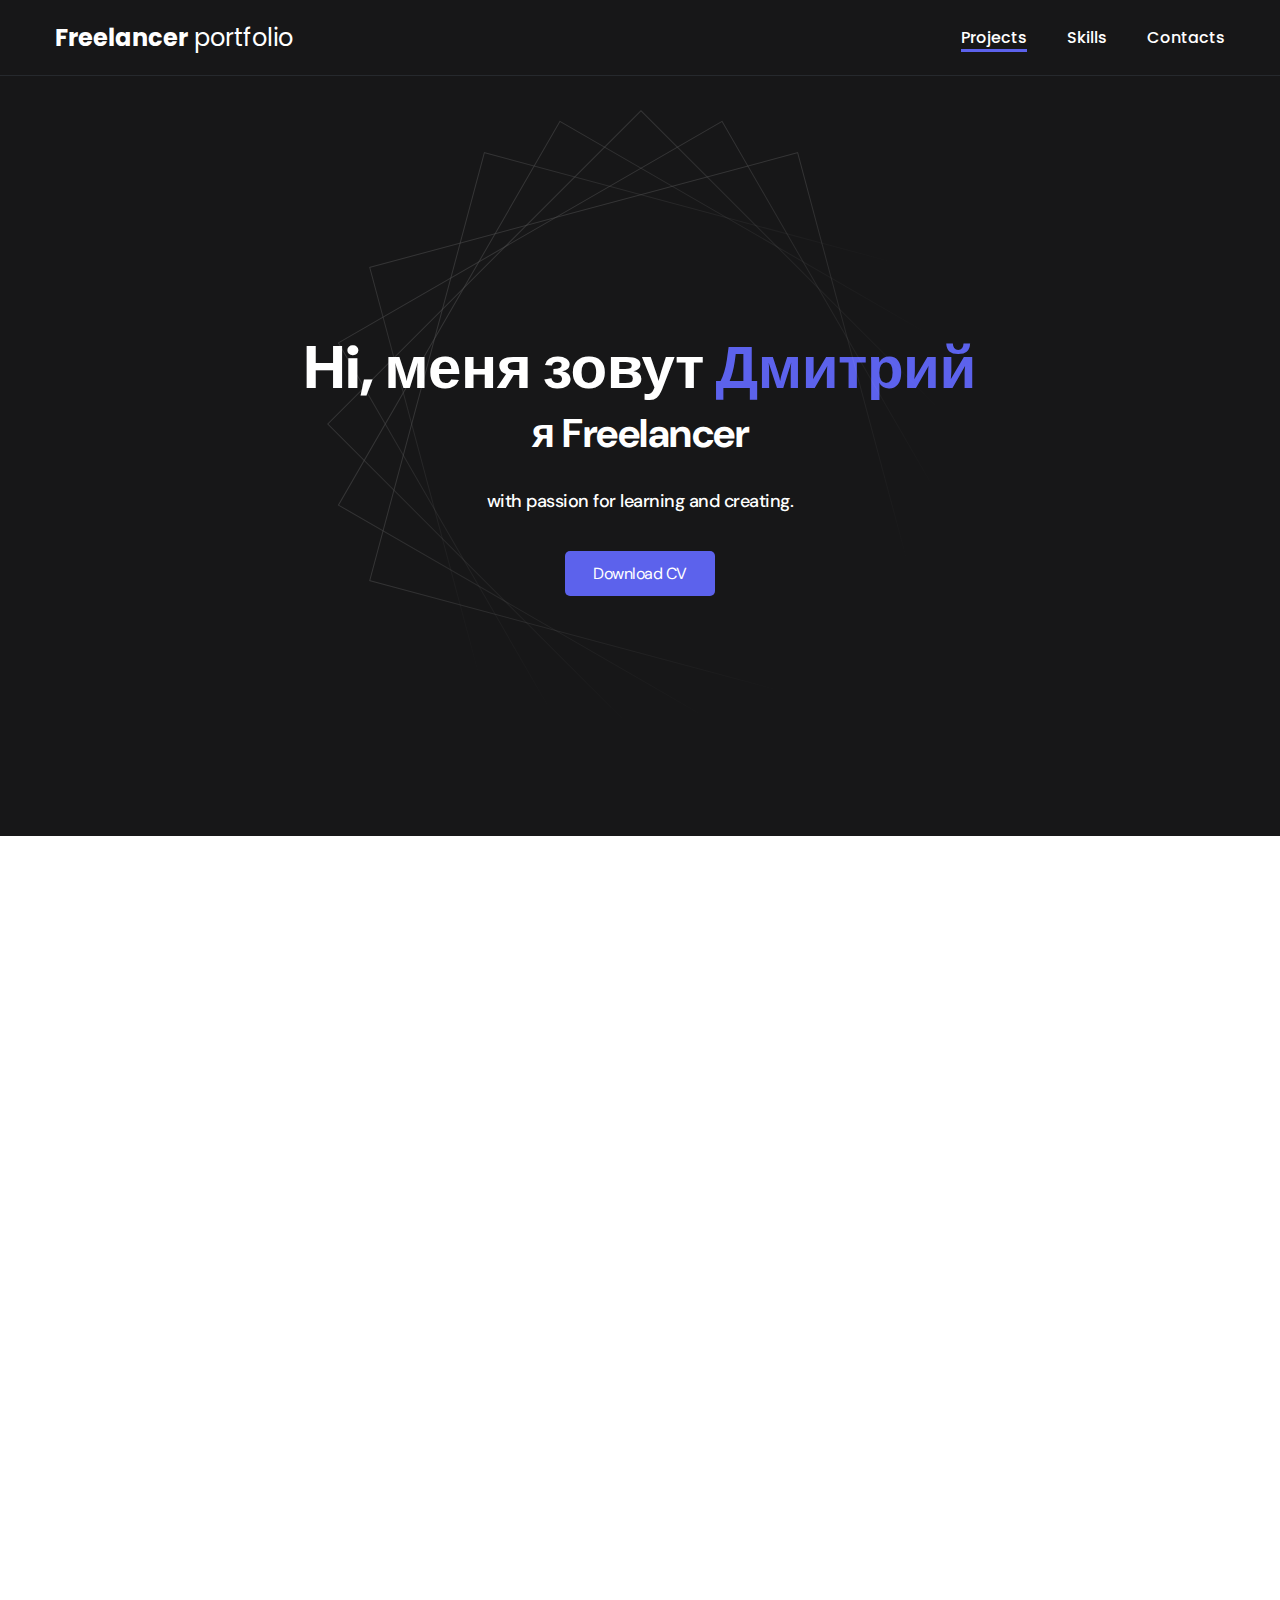
<file: index.html>
<!DOCTYPE html>
<html lang="en">
  <head>
    <meta charset="UTF-8" />
    <meta http-equiv="X-UA-Compatible" content="IE=edge" />
    <meta name="viewport" content="width=device-width, initial-scale=1.0" />
    <title>Portfolio</title>
    <!--Style-->
    <link rel="stylesheet" href="./css/main.css" />
    <!--Style //-->
  </head>
  <body>
    <nav class="header__nav">
      <div class="container">
        <div class="nav__row">
          <a href="./index.html" class="nav__logo"><strong>Freelancer</strong> portfolio</a>
          <div class="nav__list">
            <ul class="nav__link">
              <li class="nav__link active"><a href="#project">Projects</a></li>
              <li><a href="./skills.html">Skills</a></li>
              <li><a href="./contacts.html">Contacts</a></li>
            </ul>
          </div>
        </div>
      </div>
    </nav>
    <header class="header">
        <div class="header__contant">
          <h1 class="header__title"><strong>Hi, меня зовут <em>Дмитрий</em></strong><br>я Freelancer</h1>
          <div class="header__subtitle">
            <p> with passion for learning and creating.</p></div>
          <a class="btn" href="#">Download CV</a>
        </div>
        
    </header>
    <main>
      <section class="project" id="project">
        <div class="container">
            <h2 class="projects__title">Projects</h2>
            <ul class="projects">
              <li class="project-link">
                <a href="https://dmitryaceven.github.io/CutSpace-landing-page/">
                  <img src="./img/projects/01.jpg" alt="first-project" class="project__img">
                  <h3 class="project__title">Сonstruction</h3>
                </a>
              </li>
              <li class="project-link">
                <a href="https://dmitryaceven.github.io/GoTrip/">
                  <img src="./img/projects/02.jpg" alt="first-project" class="project__img">
                  <h3 class="project__title">Travel</h3>
                </a>
              </li>
              <li class="project-link">
                <a href="https://dmitryaceven.github.io/Invoriem-project/">
                  <img src="./img/projects/03.jpg" alt="first-project" class="project__img">
                  <h3 class="project__title">Real estate</h3>
                </a>
              </li>
              <li class="project-link">
                <a href="https://dmitryaceven.github.io/Freelancer-portfolio/">
                  <img src="./img/projects/04.jpg" alt="first-project" class="project__img">
                  <h3 class="project__title">Freelancer-portfolio</h3>
                </a>
              </li>
              <li class="project-link">
                <a href="https://dmitryaceven.github.io/Alivio/">
                  <img src="./img/projects/05.jpg" alt="first-project" class="project__img">
                  <h3 class="project__title">Relax with Alivio</h3>
                </a>
              </li>
              <li class="project-link">
                <a href="https://dmitryaceven.github.io/Explore/">
                  <img src="./img/projects/06.jpg" alt="first-project" class="project__img">
                  <h3 class="project__title">Online store</h3>
                </a>
              </li>
            </ul>
        </div>
      </section>
    </main>
    <footer class="footer">
      <div class="container">
          <ul class="icons__row">
            <li><a href="https://vk.com/id14362287"><img src="./img/footer/vk.svg" alt="vk"></a></li>
            <li><a href="https://t.me/freelancer_dmitry_life"><img src="./img/footer/telegram.svg" alt="telegram"></a></li>
            <li><a href="https://github.com/DmitryAceVen"><img src="./img/footer/gitHub.svg" alt="gitHub"></a></li>
            <li><a href="https://rotenkodmitry@gmail.com"><img src="./img/footer/mail_icon.svg" alt="email"></a></li>
          </ul>
      </div>
    </footer>
  </body>
</html>
</file>
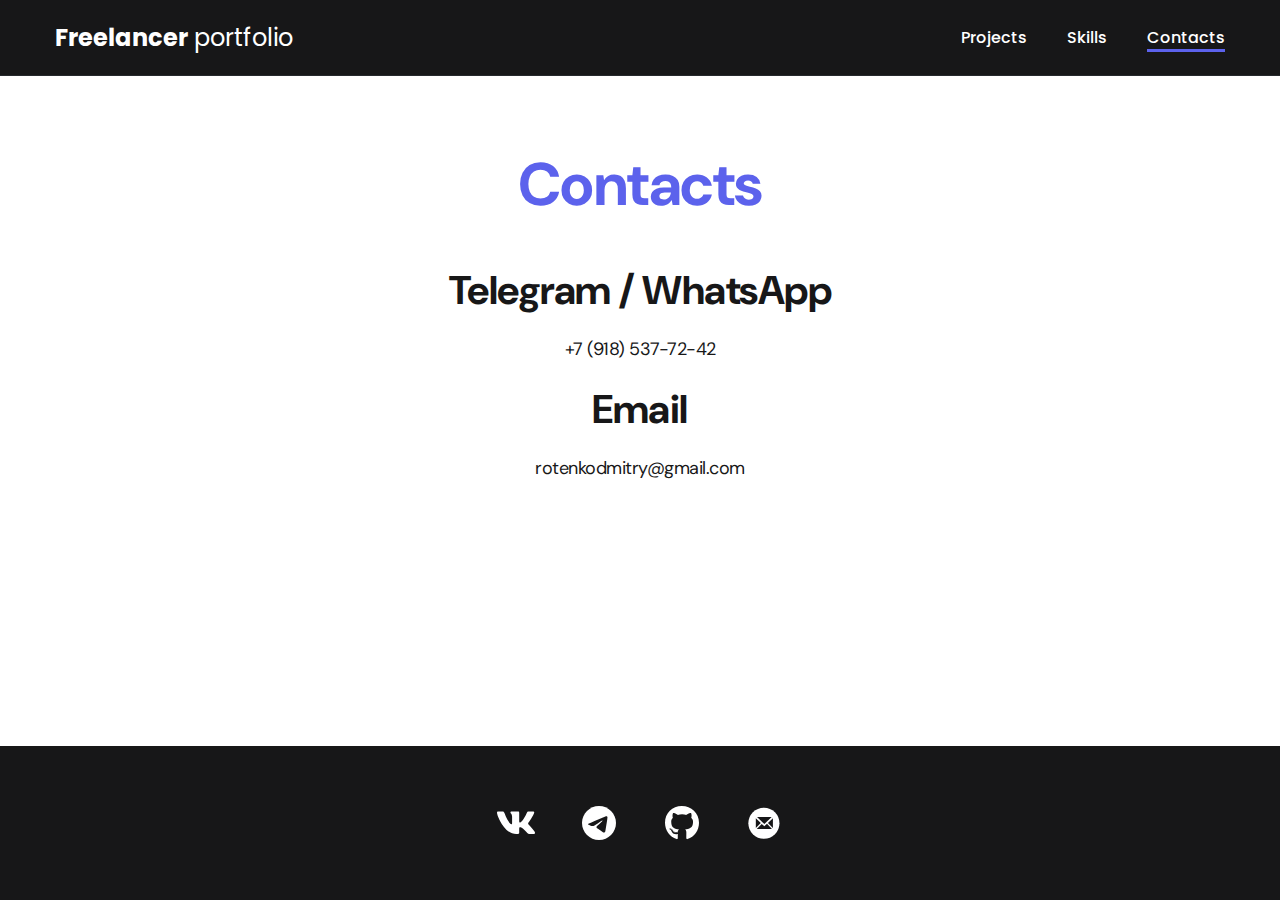
<file: contacts.html>
<!DOCTYPE html>
<html lang="en">
  <head>
    <meta charset="UTF-8" />
    <meta http-equiv="X-UA-Compatible" content="IE=edge" />
    <meta name="viewport" content="width=device-width, initial-scale=1.0" />
    <title>Portfolio</title>
    <!--Style-->
    <link rel="stylesheet" href="./css/main.css" />
    <!--Style //-->
  </head>
  <body>
    <nav class="header__nav">
      <div class="container">
        <div class="nav__row">
          <a href="./index.html" class="nav__logo"><strong>Freelancer</strong> portfolio</a>
          <div class="nav__list">
            <ul class="nav__link">
              <li class="nav__link"><a href="./index.html">Projects</a></li>
              <li><a href="./skills.html">Skills</a></li>
              <li class="active"><a href="./contacts.html">Contacts</a></li>
            </ul>
          </div>
        </div>
      </div>
    </nav>
    <main>
      <section class="section-skills">
        <div class="container">
          <div class="section-skills-contant">
            <h1 class="title">Contacts</h1>
            <h2 class="sub-title">Telegram / WhatsApp</h2>
            <a class="text" href="tel:+79185377242">+7 (918) 537-72-42</a>
            <h2 class="sub-title-email">Email</h2>
            <a class="text-email" href="mailto:rotenkodmitry@gmail.com">rotenkodmitry@gmail.com</a>
          </div>
         
        </div>
      </section>
    </main>
    <footer class="footer">
      <div class="container">
          <ul class="icons__row">
            <li><a href="https://vk.com/id14362287"><img src="./img/footer/vk.svg" alt="vk"></a></li>
            <li><a href="https://t.me/freelancer_dmitry_life"><img src="./img/footer/telegram.svg" alt="telegram"></a></li>
            <li><a href="https://github.com/DmitryAceVen"><img src="./img/footer/gitHub.svg" alt="gitHub"></a></li>
            <li><a href="https://rotenkodmitry@gmail.com"><img src="./img/footer/mail_icon.svg" alt="email"></a></li>
          </ul>
      </div>
    </footer>
  </body>
</html>
</file>
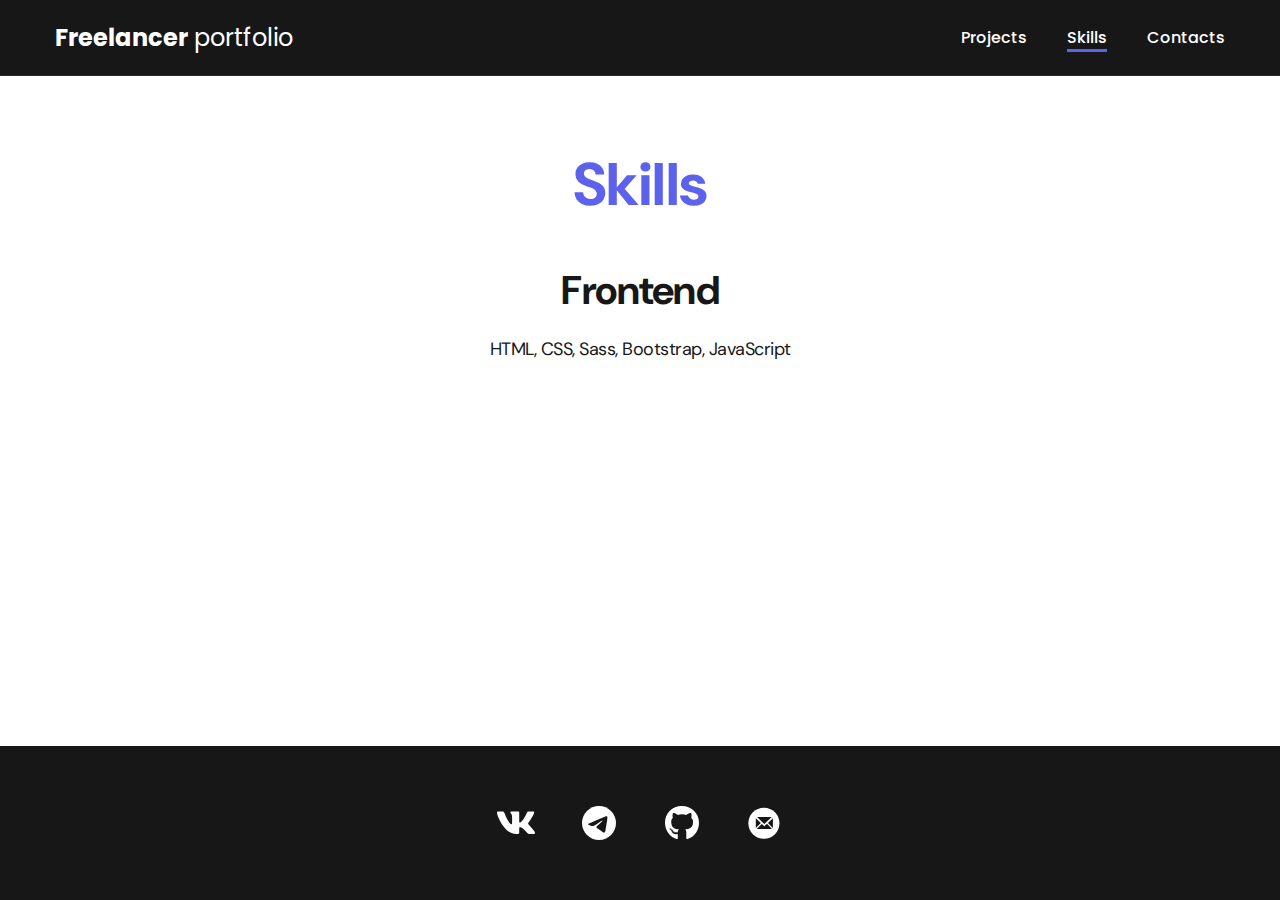
<file: skills.html>
<!DOCTYPE html>
<html lang="en">
  <head>
    <meta charset="UTF-8" />
    <meta http-equiv="X-UA-Compatible" content="IE=edge" />
    <meta name="viewport" content="width=device-width, initial-scale=1.0" />
    <title>Portfolio</title>
    <!--Style-->
    <link rel="stylesheet" href="./css/main.css" />
    <!--Style //-->
  </head>
  <body>
    <nav class="header__nav">
      <div class="container">
        <div class="nav__row">
          <a href="./index.html" class="nav__logo"><strong>Freelancer</strong> portfolio</a>
          <div class="nav__list">
            <ul class="nav__link">
              <li class="nav__link"><a href="./index.html">Projects</a></li>
              <li class="active"><a href="./skills.html" >Skills</a></li>
              <li><a href="./contacts.html">Contacts</a></li>
            </ul>
          </div>
        </div>
      </div>
    </nav>
    <main>
      <section class="section-skills">
        <div class="container">
          <div class="section-skills-contant">
            <h1 class="title">Skills</h1>
            <h2 class="sub-title">Frontend </h2>
            <p class="text">HTML, CSS, Sass, Bootstrap,  JavaScript</p>
          </div>
         
        </div>
      </section>
    </main>
    <footer class="footer">
      <div class="container">
          <ul class="icons__row">
            <li><a href="https://vk.com/id14362287"><img src="./img/footer/vk.svg" alt="vk"></a></li>
            <li><a href="https://t.me/freelancer_dmitry_life"><img src="./img/footer/telegram.svg" alt="telegram"></a></li>
            <li><a href="https://github.com/DmitryAceVen"><img src="./img/footer/gitHub.svg" alt="gitHub"></a></li>
            <li><a href="https://rotenkodmitry@gmail.com"><img src="./img/footer/mail_icon.svg" alt="email"></a></li>
          </ul>
      </div>
    </footer>
  </body>
</html>
</file>
<file: css/main.css>
/* Reset and base styles  */
@import url("https://fonts.googleapis.com/css2?family=DM+Sans:wght@400;500;700&family=Poppins:wght@500;700&display=swap");
* {
  padding: 0px;
  margin: 0px;
  border: none;
}

*,
*::before,
*::after {
  box-sizing: border-box;
}

:focus,
:active {
  /*outline: none;*/
}

a:focus,
a:active {
  /* outline: none;*/
}

/* Links */
a,
a:link,
a:visited {
  /* color: inherit; */
  text-decoration: none;
  /* display: inline-block; */
}

a:hover {
  /* color: inherit; */
  text-decoration: none;
}

/* Common */
aside,
nav,
footer,
header,
section,
main {
  display: block;
}

h1,
h2,
h3,
h4,
h5,
h6,
p {
  font-size: inherit;
  font-weight: inherit;
}

ul,
ul li {
  list-style: none;
}

img {
  vertical-align: top;
}

img,
svg {
  max-width: 100%;
  height: auto;
}

address {
  font-style: normal;
}

/* Form */
input,
textarea,
button,
select {
  font-family: inherit;
  font-size: inherit;
  color: inherit;
  background-color: transparent;
}

input::-ms-clear {
  display: none;
}

button,
input[type=submit] {
  display: inline-block;
  box-shadow: none;
  background-color: transparent;
  background: none;
  cursor: pointer;
}

input:focus,
input:active,
button:focus,
button:active {
  outline: none;
}

button::-moz-focus-inner {
  padding: 0;
  border: 0;
}

label {
  cursor: pointer;
}

legend {
  display: block;
}

html {
  scroll-behavior: smooth;
  height: 100%;
  width: 100%;
  max-width: 100%;
  overflow-x: hidden;
}

body {
  font-family: "DM Sans", sans-serif;
  color: #ffffff;
  letter-spacing: -0.5px;
  display: flex;
  flex-direction: column;
  height: 100%;
  width: 100%;
  max-width: 100%;
  overflow-x: hidden;
}

.none {
  display: none;
}

.container {
  max-width: 1200px;
  padding: 0 15px;
  margin: 0 auto;
}

.visually-hidden {
  opacity: 0;
  visibility: hidden;
  width: 0px;
  height: 0px;
  display: block;
  margin-left: -100000000px;
  background: transparent;
  font-size: 0;
}

:root {
  --black: #171718;
  --black-border: #26292d;
  --white: #fff;
  --purple: #5c62ec;
  --dark-bg: var(--black);
  --dark-border: var(--black-border);
  --header-text: var(--white);
  --accent: var(--purple);
}

.header__nav {
  padding: 20px 0;
  color: var(--header-text);
  background-color: var(--dark-bg);
  border-bottom: 1px solid var(--dark-border);
  letter-spacing: 0;
}
.header__nav a {
  color: var(--header-text);
}

.nav__row {
  display: flex;
  align-items: center;
  justify-content: space-between;
  -moz-column-gap: 30px;
       column-gap: 30px;
  row-gap: 20px;
  flex-wrap: wrap;
}

.nav__logo {
  font-family: "Poppins";
  font-size: 24px;
  transition: 0.2s color ease-in;
}
.nav__logo strong {
  font-weight: 700;
}
.nav__logo:hover {
  color: var(--accent);
}

.nav__link {
  display: flex;
  align-items: center;
  justify-content: space-between;
  -moz-column-gap: 40px;
       column-gap: 40px;
}
.nav__link a {
  font-family: "Poppins";
  font-weight: 500;
  font-size: 16px;
  transition: 0.2s background-color ease-in;
}
.nav__link li {
  position: relative;
}
.nav__link li::after {
  content: "";
  position: absolute;
  left: 0;
  bottom: -2px;
  height: 3px;
  background-color: var(--accent);
  width: 0;
  transition: background-color 0.2s ease-in, width 0.2s ease-in;
}
.nav__link li:hover::after {
  width: 100%;
}
.nav__link li.active::before {
  content: "";
  position: absolute;
  left: 0;
  bottom: -2px;
  height: 3px;
  background-color: var(--accent);
  width: 100%;
  transition: background-color 0.2s ease-in, width 0.2s ease-in;
}

.header {
  position: relative;
  padding: 40px 15px;
  min-height: 760px;
  display: flex;
  align-items: center;
  justify-content: center;
  background-color: var(--dark-bg);
}
.header::after {
  content: "";
  position: absolute;
  background-image: url(./../img/header/bg.svg);
  top: 34px;
  width: 627px;
  height: 627px;
  pointer-events: none;
}

.header__contant {
  margin: 0 auto;
  text-align: center;
  max-width: 700px;
}

.header__title {
  font-weight: 700;
  font-size: 40px;
  color: var(--header-text);
  padding-bottom: 30px;
}
.header__title strong {
  font-size: 60px;
}
.header__title em {
  font-style: normal;
  color: var(--accent);
}

.header__subtitle {
  font-weight: 500;
  font-size: 18px;
  padding-bottom: 50px;
}

.btn {
  padding: 12px 28px;
  background: var(--accent);
  border-radius: 5px;
  color: var(--header-text);
  transition: 0.2s color ease-in, 0.2s background-color ease-in, 0.2s transform ease-in;
}
.btn:hover {
  background-color: var(--header-text);
  color: var(--accent);
  transform: translateY(2px);
}
.btn:active {
  position: relative;
  top: 1px;
}

.project {
  padding: 70px 0;
}

.projects__title {
  margin-bottom: 60px;
  font-size: 60px;
  font-weight: 700;
  text-align: center;
  color: var(--accent);
}

.projects {
  display: flex;
  flex-wrap: wrap;
  align-items: center;
  justify-content: space-between;
  -moz-column-gap: 30px;
       column-gap: 30px;
  row-gap: 30px;
}

.project-link {
  max-width: 370px;
  background-color: var(--white);
  box-shadow: 0px 5px 35px rgba(0, 0, 0, 0.25);
  border-radius: 10px;
  transition: 0.2s transform ease-in, 0.2s box-shadow ease-in;
}
.project-link:hover {
  transform: translateY(-5px);
  box-shadow: 0px 5px 35px rgba(92, 97, 236, 0.3);
}

.project__img {
  border-radius: 10px;
}

.project__title {
  padding: 15px 20px 25px 20px;
  font-weight: 700;
  font-size: 24px;
  color: var(--black);
}

@media (max-width: 600px) {
  .projects {
    justify-content: center;
  }
}
.footer {
  margin-top: auto;
  background-color: var(--dark-bg);
}

.icons__row {
  display: flex;
  align-items: center;
  justify-content: center;
  -moz-column-gap: 45px;
       column-gap: 45px;
  padding: 60px 0;
}
.icons__row li {
  transition: 0.2s transform ease-in;
}
.icons__row li:hover {
  transform: translateY(-5px);
}
.icons__row img {
  width: 38px;
  height: 34px;
}

.section-skills {
  padding: 70px 0;
  text-align: center;
  height: 100%;
}

.section-skills-contant {
  margin: 0 auto;
  max-width: 570px;
}

.title {
  margin-bottom: 40px;
  font-weight: 700;
  font-size: 60px;
  line-height: 130%;
  color: var(--accent);
}

.sub-title {
  margin-bottom: 20px;
  font-weight: 700;
  font-size: 40px;
  line-height: 130%;
  letter-spacing: -0.5px;
  color: var(--black);
}

.text {
  font-weight: 400;
  font-size: 18px;
  line-height: 150%;
  letter-spacing: -0.5px;
  color: var(--black);
}

.sub-title-email {
  margin-top: 20px;
  margin-bottom: 20px;
  font-weight: 700;
  font-size: 40px;
  line-height: 130%;
  letter-spacing: -0.5px;
  color: var(--black);
}

.text-email {
  font-weight: 400;
  font-size: 18px;
  line-height: 150%;
  letter-spacing: -0.5px;
  color: var(--black);
}/*# sourceMappingURL=main.css.map */
</file>
